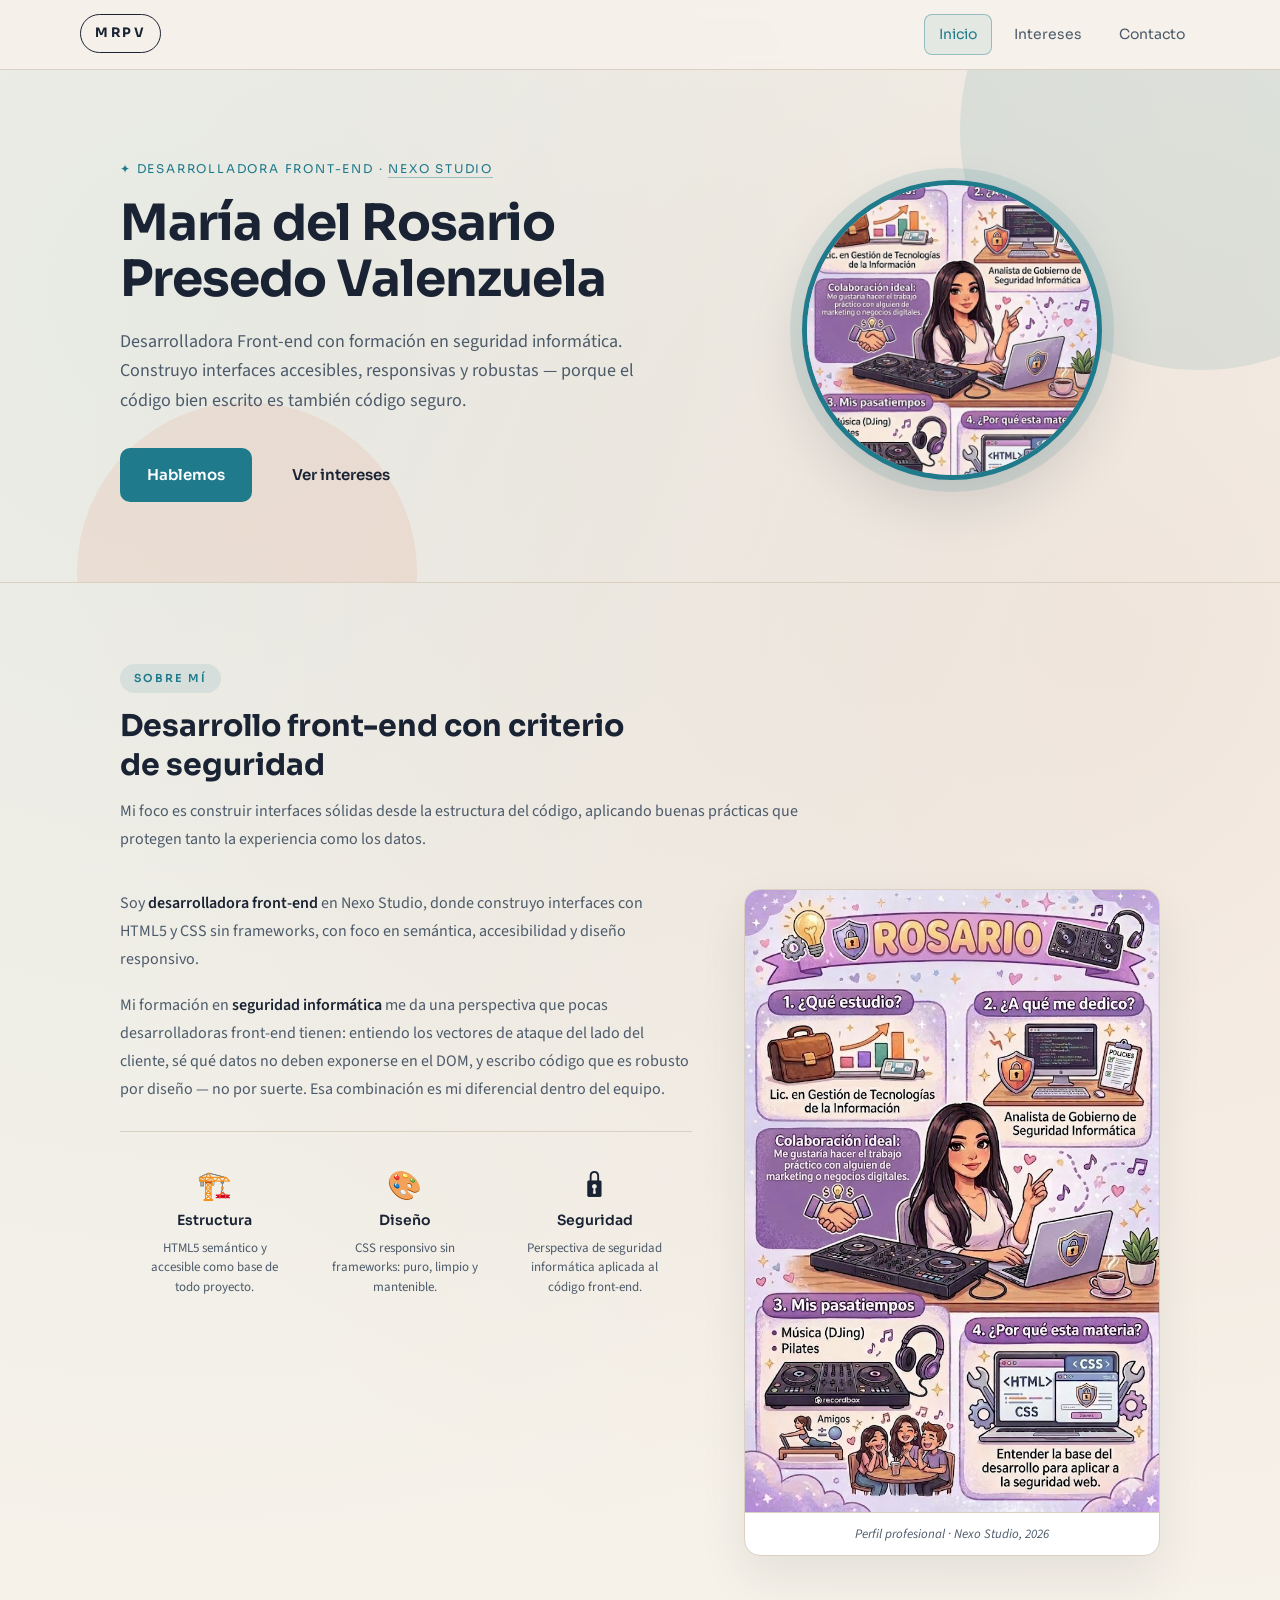
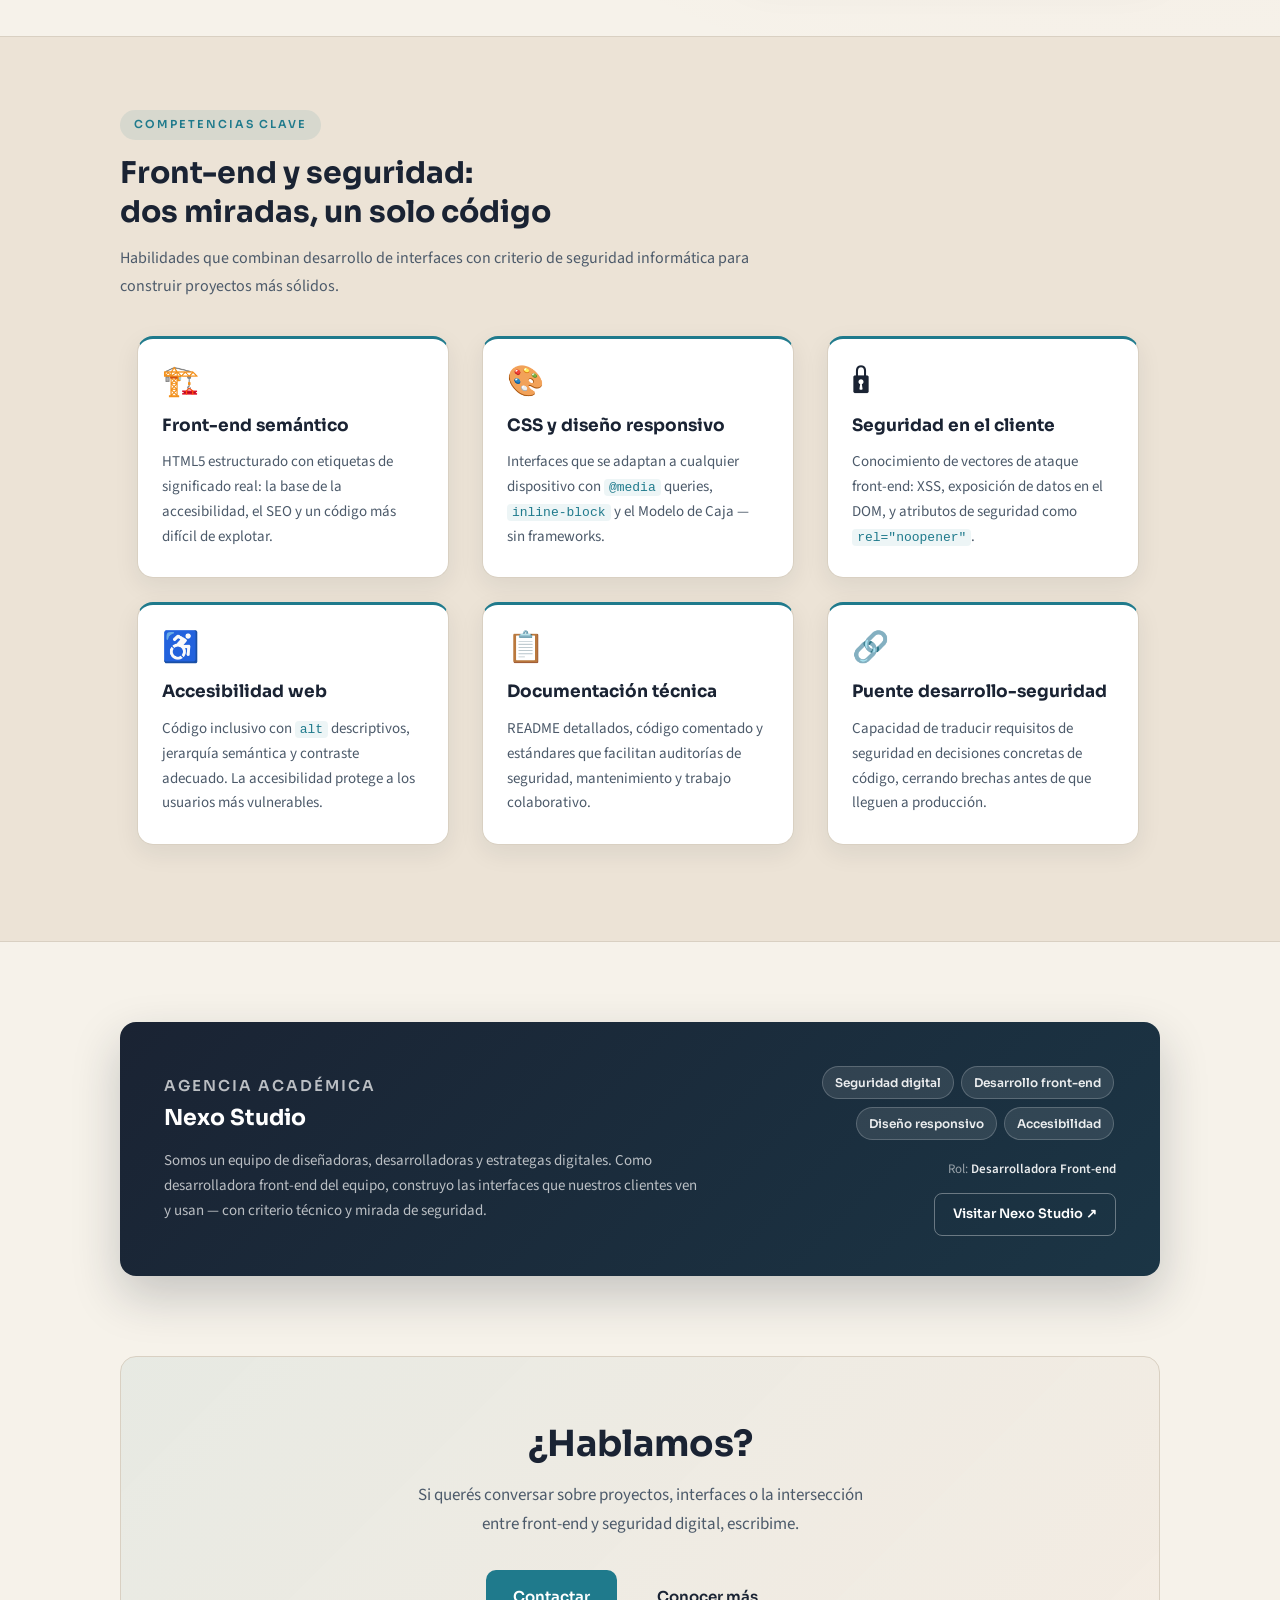
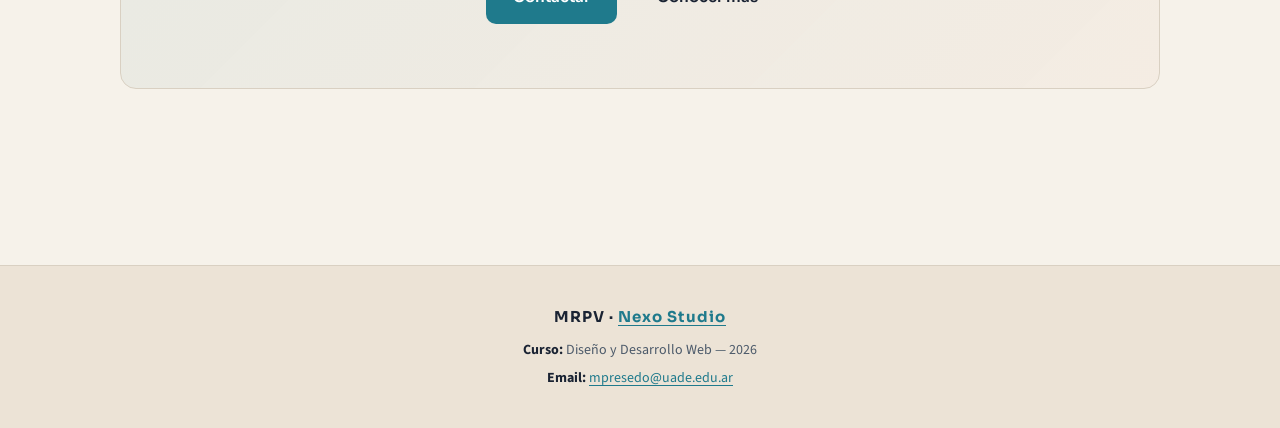
<file: index.html>
<!DOCTYPE html>
<html lang="es">
<head>
    <meta charset="UTF-8">
    <meta name="viewport" content="width=device-width, initial-scale=1.0">
    <meta name="description" content="Portfolio de María del Rosario Presedo Valenzuela, Desarrolladora Front-end con formación en seguridad informática. Miembro de Nexo Studio, UADE 2026.">
    <title>Inicio · María del Rosario Presedo</title>
    <link rel="preconnect" href="https://fonts.googleapis.com">
    <link href="https://fonts.googleapis.com/css2?family=Sora:wght@400;600;700&family=Source+Sans+3:ital,wght@0,400;0,500;0,600;1,400&display=swap" rel="stylesheet">
    <link rel="stylesheet" href="styles/styles.css">
</head>
<body>

    <header class="site-header">

        <nav class="site-nav">
            <div class="container nav-inner">
                <a class="nav-logo" href="index.html">MRPV</a>
                <ul class="nav-links" role="list">
                    <li><a class="activo" href="index.html">Inicio</a></li>
                    <li><a href="intereses.html">Intereses</a></li>
                    <li><a href="contacto.html">Contacto</a></li>
                </ul>
            </div>
        </nav>

        <section class="hero">
            <div class="container">
                <div class="hero-inner">

                    <div class="hero-text">
                        <p class="eyebrow">✦ Desarrolladora Front-end &middot; <a class="eyebrow-link" href="https://mrosariopresedo.github.io/nexo-studio/" target="_blank" rel="noopener noreferrer">Nexo Studio</a></p>
                        <h1>María del Rosario<br>Presedo Valenzuela</h1>
                        <p class="hero-lead">Desarrolladora Front-end con formación en seguridad informática. Construyo interfaces accesibles, responsivas y robustas — porque el código bien escrito es también código seguro.</p>
                        <div class="hero-actions">
                            <a class="btn-primary" href="contacto.html">Hablemos</a>
                            <a class="btn-ghost" href="intereses.html">Ver intereses</a>
                        </div>
                    </div>

                    <div class="hero-visual">
                        <figure class="avatar-frame">
                            <img
                                src="img/infografia.jpg"
                                alt="Infografía personal de María del Rosario Presedo Valenzuela, Desarrolladora Front-end y miembro de Nexo Studio">
                        </figure>
                    </div>

                </div>
            </div>
        </section>

    </header>

    <main>

        <!-- SOBRE MÍ -->
        <section class="section">
            <div class="container">
                <div class="section-head">
                    <span class="section-label">Sobre mí</span>
                    <h2>Desarrollo front-end con criterio<br>de seguridad</h2>
                    <p>Mi foco es construir interfaces sólidas desde la estructura del código, aplicando buenas prácticas que protegen tanto la experiencia como los datos.</p>
                </div>

                <article class="about-grid">
                    <div class="about-text">
                        <p>Soy <strong>desarrolladora front-end</strong> en Nexo Studio, donde construyo interfaces con HTML5 y CSS sin frameworks, con foco en semántica, accesibilidad y diseño responsivo.</p>
                        <p>Mi formación en <strong>seguridad informática</strong> me da una perspectiva que pocas desarrolladoras front-end tienen: entiendo los vectores de ataque del lado del cliente, sé qué datos no deben exponerse en el DOM, y escribo código que es robusto por diseño — no por suerte. Esa combinación es mi diferencial dentro del equipo.</p>

                        <div class="stats">
                            <div class="stat">
                                <span class="stat-icon">🏗️</span>
                                <strong class="stat-title">Estructura</strong>
                                <p>HTML5 semántico y accesible como base de todo proyecto.</p>
                            </div>
                            <div class="stat">
                                <span class="stat-icon">🎨</span>
                                <strong class="stat-title">Diseño</strong>
                                <p>CSS responsivo sin frameworks: puro, limpio y mantenible.</p>
                            </div>
                            <div class="stat">
                                <span class="stat-icon">🔒</span>
                                <strong class="stat-title">Seguridad</strong>
                                <p>Perspectiva de seguridad informática aplicada al código front-end.</p>
                            </div>
                        </div>
                    </div>

                    <figure class="about-media">
                        <img
                            src="img/infografia.jpg"
                            alt="Infografía con el perfil profesional y competencias clave de María del Rosario Presedo">
                        <figcaption>Perfil profesional · Nexo Studio, 2026</figcaption>
                    </figure>
                </article>
            </div>
        </section>

        <!-- COMPETENCIAS -->
        <section class="section alt-strip">
            <div class="container">
                <div class="section-head">
                    <span class="section-label">Competencias clave</span>
                    <h2>Front-end y seguridad:<br>dos miradas, un solo código</h2>
                    <p>Habilidades que combinan desarrollo de interfaces con criterio de seguridad informática para construir proyectos más sólidos.</p>
                </div>
                <div class="cards">
                    <article class="card">
                        <span class="card-icon">🏗️</span>
                        <h3>Front-end semántico</h3>
                        <p>HTML5 estructurado con etiquetas de significado real: la base de la accesibilidad, el SEO y un código más difícil de explotar.</p>
                    </article>
                    <article class="card">
                        <span class="card-icon">🎨</span>
                        <h3>CSS y diseño responsivo</h3>
                        <p>Interfaces que se adaptan a cualquier dispositivo con <code>@media</code> queries, <code>inline-block</code> y el Modelo de Caja — sin frameworks.</p>
                    </article>
                    <article class="card">
                        <span class="card-icon">🔒</span>
                        <h3>Seguridad en el cliente</h3>
                        <p>Conocimiento de vectores de ataque front-end: XSS, exposición de datos en el DOM, y atributos de seguridad como <code>rel="noopener"</code>.</p>
                    </article>
                    <article class="card">
                        <span class="card-icon">♿</span>
                        <h3>Accesibilidad web</h3>
                        <p>Código inclusivo con <code>alt</code> descriptivos, jerarquía semántica y contraste adecuado. La accesibilidad protege a los usuarios más vulnerables.</p>
                    </article>
                    <article class="card">
                        <span class="card-icon">📋</span>
                        <h3>Documentación técnica</h3>
                        <p>README detallados, código comentado y estándares que facilitan auditorías de seguridad, mantenimiento y trabajo colaborativo.</p>
                    </article>
                    <article class="card">
                        <span class="card-icon">🔗</span>
                        <h3>Puente desarrollo-seguridad</h3>
                        <p>Capacidad de traducir requisitos de seguridad en decisiones concretas de código, cerrando brechas antes de que lleguen a producción.</p>
                    </article>
                </div>
            </div>
        </section>

        <!-- NEXO STUDIO -->
        <aside class="section">
            <div class="container">
                <div class="nexo-card">
                    <div class="nexo-left">
                        <p class="nexo-label">Agencia académica</p>
                        <h4>Nexo Studio</h4>
                        <p>Somos un equipo de diseñadoras, desarrolladoras y estrategas digitales. Como desarrolladora front-end del equipo, construyo las interfaces que nuestros clientes ven y usan — con criterio técnico y mirada de seguridad.</p>
                    </div>
                    <div class="nexo-right">
                        <div class="nexo-tags">
                            <span class="tag">Seguridad digital</span>
                            <span class="tag">Desarrollo front-end</span>
                            <span class="tag">Diseño responsivo</span>
                            <span class="tag">Accesibilidad</span>
                        </div>
                        <p class="nexo-role">Rol: <strong>Desarrolladora Front-end</strong></p>
                        <a class="btn-nexo" href="https://mrosariopresedo.github.io/nexo-studio/" target="_blank" rel="noopener noreferrer">Visitar Nexo Studio ↗</a>
                    </div>
                </div>
            </div>
        </aside>

        <!-- CTA -->
        <section class="section">
            <div class="container">
                <div class="cta-box">
                    <h2>¿Hablamos?</h2>
                    <p>Si querés conversar sobre proyectos, interfaces o la intersección entre front-end y seguridad digital, escribime.</p>
                    <div class="hero-actions">
                        <a class="btn-primary" href="contacto.html">Contactar</a>
                        <a class="btn-ghost" href="intereses.html">Conocer más</a>
                    </div>
                </div>
            </div>
        </section>

    </main>

    <footer>
        <div class="container footer-inner">
            <p class="footer-brand">MRPV &middot; <a href="https://mrosariopresedo.github.io/nexo-studio/" target="_blank" rel="noopener noreferrer">Nexo Studio</a></p>
            <p><strong>Curso:</strong> Diseño y Desarrollo Web &mdash; 2026</p>
            <p><strong>Email:</strong> <a href="mailto:mpresedo@uade.edu.ar">mpresedo@uade.edu.ar</a></p>
        </div>
    </footer>

</body>
</html>
</file>
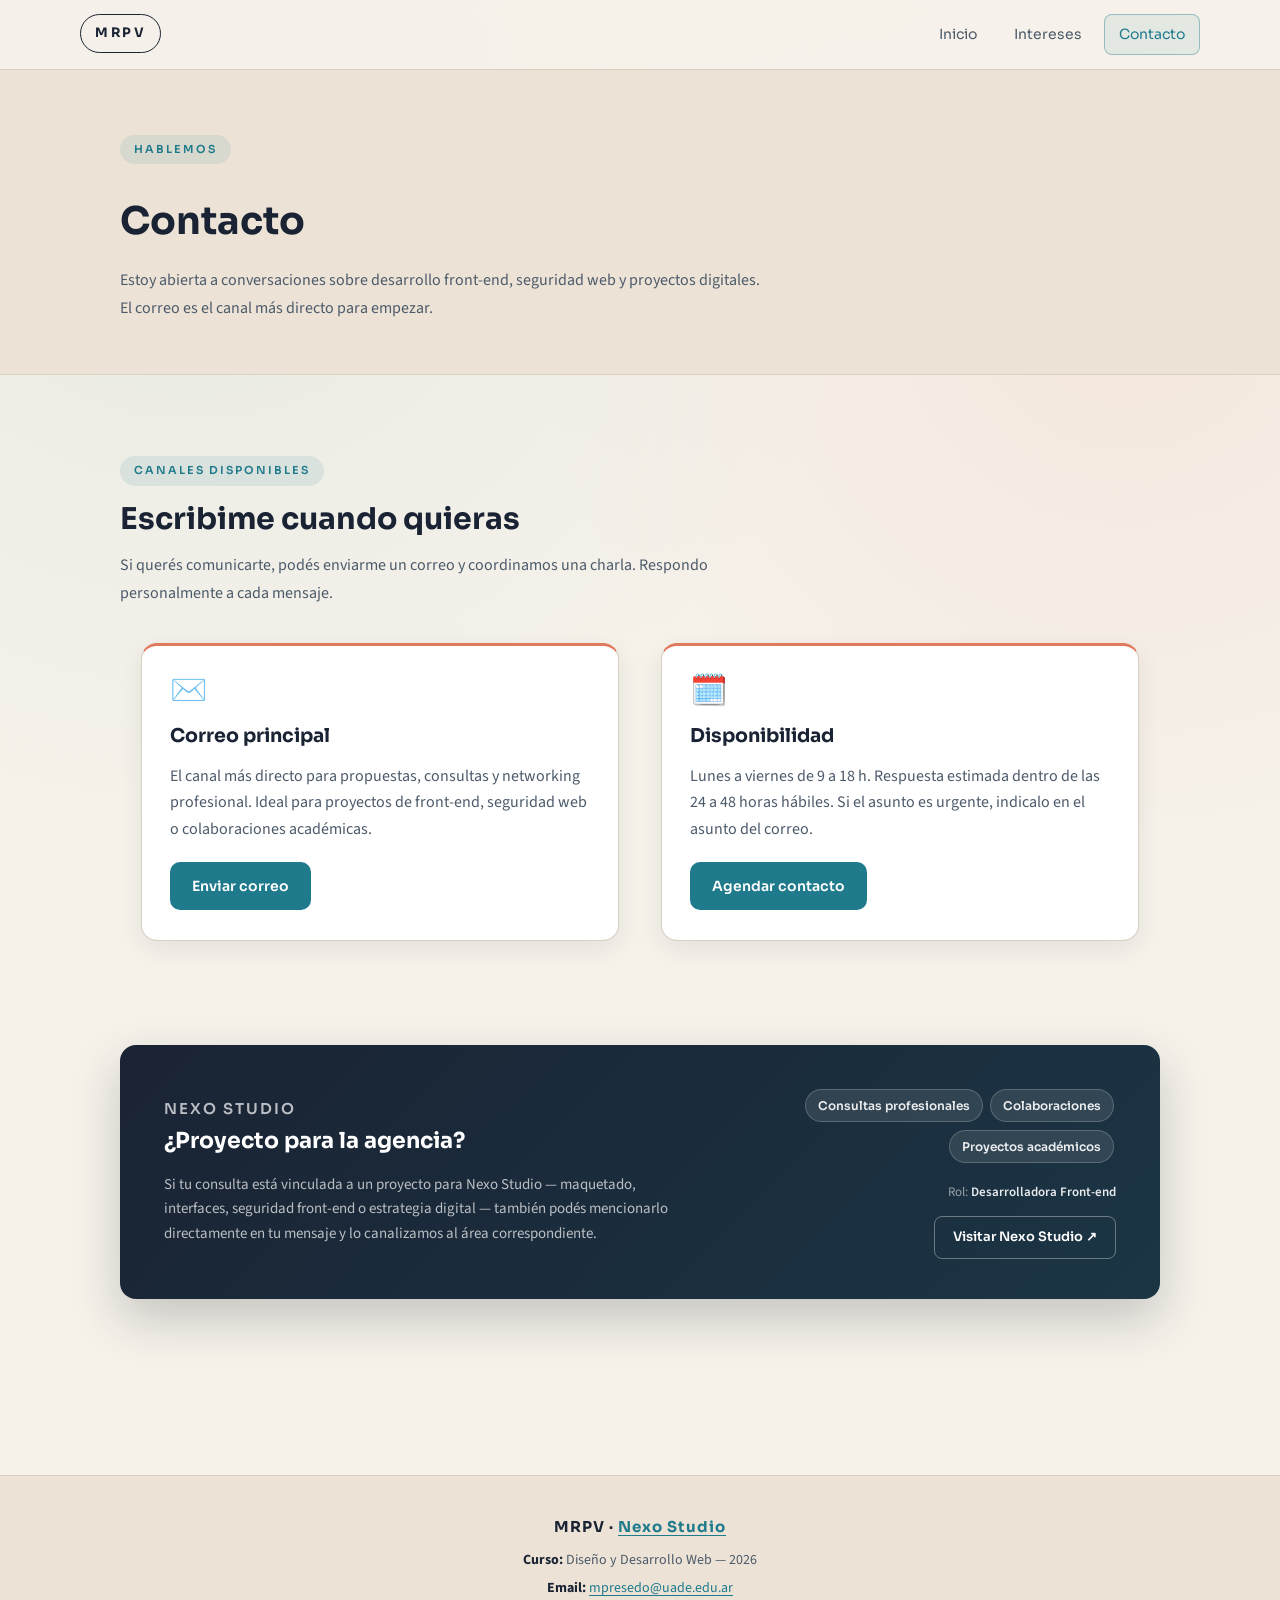
<file: contacto.html>
<!DOCTYPE html>
<html lang="es">
<head>
    <meta charset="UTF-8">
    <meta name="viewport" content="width=device-width, initial-scale=1.0">
    <meta name="description" content="Contacto de María del Rosario Presedo Valenzuela. Disponible para consultas sobre desarrollo front-end, seguridad web y colaboraciones académicas o profesionales.">
    <title>Contacto · María del Rosario Presedo</title>
    <link rel="preconnect" href="https://fonts.googleapis.com">
    <link href="https://fonts.googleapis.com/css2?family=Sora:wght@400;600;700&family=Source+Sans+3:ital,wght@0,400;0,500;0,600;1,400&display=swap" rel="stylesheet">
    <link rel="stylesheet" href="styles/styles.css">
</head>
<body>

    <header class="site-header">

        <nav class="site-nav">
            <div class="container nav-inner">
                <a class="nav-logo" href="index.html">MRPV</a>
                <ul class="nav-links" role="list">
                    <li><a href="index.html">Inicio</a></li>
                    <li><a href="intereses.html">Intereses</a></li>
                    <li><a class="activo" href="contacto.html">Contacto</a></li>
                </ul>
            </div>
        </nav>

        <section class="page-header">
            <div class="container">
                <span class="section-label">Hablemos</span>
                <h1>Contacto</h1>
                <p>Estoy abierta a conversaciones sobre desarrollo front-end, seguridad web y proyectos digitales. El correo es el canal más directo para empezar.</p>
            </div>
        </section>

    </header>

    <main>

        <section class="section">
            <div class="container">
                <div class="section-head">
                    <span class="section-label">Canales disponibles</span>
                    <h2>Escribime cuando quieras</h2>
                    <p>Si querés comunicarte, podés enviarme un correo y coordinamos una charla. Respondo personalmente a cada mensaje.</p>
                </div>

                <div class="contact-grid">

                    <article class="contact-card">
                        <span class="card-icon">✉️</span>
                        <h3>Correo principal</h3>
                        <p>El canal más directo para propuestas, consultas y networking profesional. Ideal para proyectos de front-end, seguridad web o colaboraciones académicas.</p>
                        <a href="mailto:mpresedo@uade.edu.ar" aria-label="Enviar correo a mpresedo@uade.edu.ar">Enviar correo</a>
                    </article>

                    <article class="contact-card">
                        <span class="card-icon">🗓️</span>
                        <h3>Disponibilidad</h3>
                        <p>Lunes a viernes de 9 a 18 h. Respuesta estimada dentro de las 24 a 48 horas hábiles. Si el asunto es urgente, indicalo en el asunto del correo.</p>
                        <a href="mailto:mpresedo@uade.edu.ar" aria-label="Agendar contacto por correo a mpresedo@uade.edu.ar">Agendar contacto</a>
                    </article>

                </div>
            </div>
        </section>

        <aside class="section">
            <div class="container">
                <div class="nexo-card">
                    <div class="nexo-left">
                        <p class="nexo-label">Nexo Studio</p>
                        <h4>¿Proyecto para la agencia?</h4>
                        <p>Si tu consulta está vinculada a un proyecto para Nexo Studio — maquetado, interfaces, seguridad front-end o estrategia digital — también podés mencionarlo directamente en tu mensaje y lo canalizamos al área correspondiente.</p>
                    </div>
                    <div class="nexo-right">
                        <div class="nexo-tags">
                            <span class="tag">Consultas profesionales</span>
                            <span class="tag">Colaboraciones</span>
                            <span class="tag">Proyectos académicos</span>
                        </div>
                        <p class="nexo-role">Rol: <strong>Desarrolladora Front-end</strong></p>
                        <a class="btn-nexo" href="https://mrosariopresedo.github.io/nexo-studio/" target="_blank" rel="noopener noreferrer">Visitar Nexo Studio ↗</a>
                    </div>
                </div>
            </div>
        </aside>

    </main>

    <footer>
        <div class="container footer-inner">
            <p class="footer-brand">MRPV &middot; <a href="https://mrosariopresedo.github.io/nexo-studio/" target="_blank" rel="noopener noreferrer">Nexo Studio</a></p>
            <p><strong>Curso:</strong> Diseño y Desarrollo Web &mdash; 2026</p>
            <p><strong>Email:</strong> <a href="mailto:mpresedo@uade.edu.ar">mpresedo@uade.edu.ar</a></p>
        </div>
    </footer>

</body>
</html>
</file>
<file: styles/styles.css>
/* ================================================================
   PORTFOLIO — María del Rosario Presedo Valenzuela
   Desarrolladora Front-end · Nexo Studio · 2026

   PALETA:
     Teal / Petróleo  #1f7a8c  → confianza, tecnología, profesionalismo
     Terracota         #e07a5f  → calidez, creatividad, humanidad
     Crema             #f6f2ea  → fondo cálido, evita el frío del blanco puro
     Azul marino       #1a2333  → texto principal, autoridad, legibilidad
   ================================================================ */

/* ================================================================
   RESET Y BASE
   ================================================================ */
* {
    margin: 0;
    padding: 0;
    box-sizing: border-box;
}

:root {
    --bg:        #f6f2ea;
    --bg-alt:    #ece3d6;
    --card:      #ffffff;
    --ink:       #1a2333;
    --ink-soft:  #4c5a6a;
    --accent:    #1f7a8c;
    --accent-2:  #e07a5f;
    --border:    #d9d0c2;
    --shadow:    rgba(26, 35, 51, 0.08);
    --radius:    16px;
    --max-w:     1120px;
}

body {
    font-family: 'Source Sans 3', 'Segoe UI', sans-serif;
    background-color: var(--bg);
    color: var(--ink);
    font-size: 16px;
    line-height: 1.75;
    background-image:
        radial-gradient(circle at 15% 8%,  rgba(31, 122, 140, 0.07), transparent 38%),
        radial-gradient(circle at 88% 18%, rgba(224, 122, 95, 0.09),  transparent 34%);
}

img {
    max-width: 100%;
    height: auto;
    display: block;
}

a {
    color: inherit;
    text-decoration: none;
}

code {
    font-family: 'Courier New', monospace;
    font-size: 13px;
    background-color: rgba(31, 122, 140, 0.08);
    color: var(--accent);
    padding: 1px 5px;
    border-radius: 4px;
}

/* ================================================================
   LAYOUT
   ================================================================ */
.container {
    max-width: var(--max-w);
    margin: 0 auto;
    padding: 0 40px;
}

/* ================================================================
   NAVEGACIÓN — position: sticky
   ================================================================ */
.site-nav {
    position: sticky;
    top: 0;
    z-index: 100;
    background-color: rgba(246, 242, 234, 0.95);
    border-bottom: 1px solid var(--border);
    -webkit-backdrop-filter: blur(8px);
    backdrop-filter: blur(8px);
}

/* ================================================================
   ACCESIBILIDAD — foco visible para navegación por teclado
   ================================================================ */
a:focus-visible,
button:focus-visible {
    outline: 3px solid var(--accent);
    outline-offset: 3px;
    border-radius: 4px;
}

.nav-inner {
    padding: 14px 0;
}

.nav-inner::after {
    content: '';
    display: block;
    clear: both;
}

.nav-logo {
    float: left;
    font-family: 'Sora', sans-serif;
    font-weight: 700;
    font-size: 13px;
    letter-spacing: 2.5px;
    text-transform: uppercase;
    color: var(--ink);
    border: 1.5px solid var(--ink);
    padding: 7px 14px;
    border-radius: 999px;
    transition: background-color 0.2s, color 0.2s;
}

.nav-logo:hover {
    background-color: var(--ink);
    color: var(--bg);
}

.nav-links {
    float: right;
    list-style: none;
}

.nav-links li {
    display: inline-block;
    margin-left: 4px;
}

.nav-links a {
    display: inline-block;
    font-family: 'Sora', sans-serif;
    font-size: 14px;
    color: var(--ink-soft);
    padding: 7px 14px;
    border-radius: 8px;
    border: 1px solid transparent;
    transition: background-color 0.2s, color 0.2s, border-color 0.2s;
}

.nav-links a:hover {
    color: var(--ink);
    background-color: var(--bg-alt);
    border-color: var(--border);
}

.nav-links a.activo {
    color: var(--accent);
    border-color: rgba(31, 122, 140, 0.4);
    background-color: rgba(31, 122, 140, 0.08);
}

/* ================================================================
   HERO — 2 columnas con inline-block
   ================================================================ */
.hero {
    position: relative;
    padding: 88px 0 80px;
    border-bottom: 1px solid var(--border);
    overflow: hidden;
}

.hero::before {
    content: '';
    position: absolute;
    width: 480px;
    height: 480px;
    border-radius: 50%;
    background: rgba(31, 122, 140, 0.10);
    top: -180px;
    right: -160px;
}

.hero::after {
    content: '';
    position: absolute;
    width: 340px;
    height: 340px;
    border-radius: 50%;
    background: rgba(224, 122, 95, 0.12);
    bottom: -160px;
    left: 6%;
}

.hero-inner {
    font-size: 0;
    position: relative;
    z-index: 1;
}

.hero-text {
    display: inline-block;
    width: 56%;
    vertical-align: middle;
    font-size: 1rem;
}

.hero-visual {
    display: inline-block;
    width: 40%;
    margin-left: 4%;
    vertical-align: middle;
    font-size: 1rem;
    text-align: center;
}

.avatar-frame {
    width: 300px;
    height: 300px;
    border-radius: 50%;
    overflow: hidden;
    margin: 0 auto;
    border: 5px solid var(--accent);
    box-shadow:
        0 0 0 12px rgba(31, 122, 140, 0.12),
        0 24px 56px rgba(26, 35, 51, 0.14);
    background-color: var(--bg-alt);
}

.avatar-frame img {
    width: 100%;
    height: 100%;
    object-fit: cover;
}

.eyebrow {
    font-family: 'Sora', sans-serif;
    font-size: 12px;
    letter-spacing: 1.8px;
    text-transform: uppercase;
    color: var(--accent);
    margin-bottom: 16px;
}

.eyebrow-link {
    color: inherit;
    border-bottom: 1px solid rgba(31, 122, 140, 0.4);
    padding-bottom: 1px;
    transition: border-color 0.2s;
}

.eyebrow-link:hover {
    border-color: var(--accent);
}

.hero h1 {
    font-family: 'Sora', sans-serif;
    font-size: 50px;
    line-height: 1.12;
    letter-spacing: -1px;
    margin-bottom: 20px;
}

.hero-lead {
    color: var(--ink-soft);
    font-size: 18px;
    max-width: 520px;
    margin-bottom: 32px;
    line-height: 1.65;
}

.hero-actions a {
    display: inline-block;
    font-family: 'Sora', sans-serif;
    font-weight: 600;
    font-size: 15px;
    padding: 13px 26px;
    border-radius: 10px;
    margin-right: 10px;
    border: 1.5px solid transparent;
    transition: background-color 0.2s, color 0.2s, border-color 0.2s;
}

.btn-primary {
    background-color: var(--accent);
    color: #ffffff;
}

.btn-primary:hover {
    background-color: #155f6e;
}

.btn-ghost {
    background-color: transparent;
    color: var(--ink);
    border-color: var(--ink);
}

.btn-ghost:hover {
    background-color: var(--ink);
    color: var(--bg);
}

/* ================================================================
   PAGE HEADER (páginas internas)
   ================================================================ */
.page-header {
    padding: 64px 0 52px;
    background-color: var(--bg-alt);
    border-bottom: 1px solid var(--border);
}

.page-header h1 {
    font-family: 'Sora', sans-serif;
    font-size: 38px;
    margin: 10px 0 12px;
}

.page-header p {
    color: var(--ink-soft);
    max-width: 640px;
}

/* ================================================================
   SECCIONES
   ================================================================ */
main {
    padding: 80px 0 96px;
}

.section {
    margin-bottom: 80px;
}

.alt-strip {
    background-color: var(--bg-alt);
    border-top: 1px solid var(--border);
    border-bottom: 1px solid var(--border);
    padding: 72px 0;
    margin-bottom: 80px;
}

.section-head {
    margin-bottom: 36px;
}

.section-label {
    display: inline-block;
    font-family: 'Sora', sans-serif;
    font-size: 11px;
    font-weight: 600;
    letter-spacing: 2px;
    text-transform: uppercase;
    color: var(--accent);
    background-color: rgba(31, 122, 140, 0.10);
    padding: 5px 14px;
    border-radius: 999px;
    margin-bottom: 14px;
}

.section h2 {
    font-family: 'Sora', sans-serif;
    font-size: 30px;
    line-height: 1.3;
    margin-bottom: 12px;
}

.section-head > p {
    color: var(--ink-soft);
    max-width: 680px;
}

h4 { font-family: 'Sora', sans-serif; font-size: 20px; margin-bottom: 8px; }
h5 { font-family: 'Sora', sans-serif; font-size: 16px; margin-bottom: 6px; }
h6 { font-family: 'Sora', sans-serif; font-size: 13px; letter-spacing: 0.5px; text-transform: uppercase; margin-bottom: 6px; }

/* ================================================================
   SOBRE MÍ — 2 columnas texto + imagen
   ================================================================ */
.about-grid {
    font-size: 0;
}

.about-text {
    display: inline-block;
    width: 55%;
    vertical-align: top;
    font-size: 1rem;
}

.about-text p {
    margin-bottom: 18px;
    color: var(--ink-soft);
    line-height: 1.75;
}

.about-text strong {
    color: var(--ink);
    font-weight: 600;
}

.about-media {
    display: inline-block;
    width: 40%;
    margin-left: 5%;
    vertical-align: top;
    border-radius: var(--radius);
    overflow: hidden;
    box-shadow: 0 20px 48px var(--shadow);
    border: 1px solid var(--border);
    background-color: var(--card);
}

.about-media figcaption {
    padding: 10px 18px;
    font-size: 13px;
    color: var(--ink-soft);
    text-align: center;
    border-top: 1px solid var(--border);
    font-style: italic;
}

/* ================================================================
   STATS
   ================================================================ */
.stats {
    font-size: 0;
    margin-top: 28px;
    padding-top: 24px;
    border-top: 1px solid var(--border);
}

.stat {
    display: inline-block;
    width: 30%;
    margin: 0 1.6%;
    vertical-align: top;
    font-size: 1rem;
    text-align: center;
    padding: 16px 10px;
}

.stat-icon {
    display: block;
    font-size: 28px;
    margin-bottom: 8px;
    line-height: 1;
}

.stat-title {
    display: block;
    font-family: 'Sora', sans-serif;
    font-size: 14px;
    color: var(--ink);
    font-weight: 600;
    margin-bottom: 6px;
}

.stat p {
    color: var(--ink-soft);
    font-size: 13px;
    line-height: 1.5;
}

/* ================================================================
   TARJETAS DE COMPETENCIAS
   Ley de Semejanza: todas idénticas → el ojo las agrupa como sistema.
   min-height fijo: todas las tarjetas de cada fila tienen el mismo
   alto sin necesidad de JavaScript ni Flexbox.
   ================================================================ */
.cards {
    font-size: 0;
}

.card {
    display: inline-block;
    width: 30%;
    margin: 0 1.6% 24px;
    vertical-align: top;
    font-size: 1rem;
    background-color: var(--card);
    border: 1px solid var(--border);
    border-top: 3px solid var(--accent);
    border-radius: var(--radius);
    padding: 28px 24px;
    box-shadow: 0 8px 24px var(--shadow);
    transition: border-top-color 0.2s, box-shadow 0.2s, transform 0.2s;
    min-height: 230px;
}

.card:hover {
    border-top-color: var(--accent-2);
    box-shadow: 0 16px 40px rgba(26, 35, 51, 0.13);
    transform: translateY(-3px);
}

.card-icon {
    display: block;
    font-size: 30px;
    margin-bottom: 14px;
    line-height: 1;
}

.card h3 {
    font-family: 'Sora', sans-serif;
    font-size: 17px;
    margin-bottom: 10px;
}

.card p {
    color: var(--ink-soft);
    font-size: 15px;
    line-height: 1.65;
}

/* ================================================================
   NEXO STUDIO CARD — dark card 2 columnas
   ================================================================ */
.nexo-card {
    background: linear-gradient(135deg, #1a2333 0%, #1b3545 100%);
    border-radius: var(--radius);
    padding: 40px 44px;
    font-size: 0;
    box-shadow: 0 20px 48px rgba(26, 35, 51, 0.22);
}

.nexo-left {
    display: inline-block;
    width: 56%;
    vertical-align: middle;
    font-size: 1rem;
}

.nexo-right {
    display: inline-block;
    width: 40%;
    margin-left: 4%;
    vertical-align: middle;
    font-size: 1rem;
    text-align: right;
}

.nexo-label {
    font-family: 'Sora', sans-serif;
    font-size: 11px;
    font-weight: 600;
    letter-spacing: 2px;
    text-transform: uppercase;
    color: var(--accent-2);
    margin-bottom: 10px;
}

.nexo-card h4 {
    color: #ffffff;
    font-size: 22px;
    margin-bottom: 12px;
}

.nexo-left p {
    color: rgba(255, 255, 255, 0.70);
    font-size: 15px;
    line-height: 1.65;
    margin-bottom: 0;
}

.nexo-tags {
    margin-bottom: 14px;
}

.tag {
    display: inline-block;
    font-family: 'Sora', sans-serif;
    font-size: 12px;
    font-weight: 600;
    background-color: rgba(255, 255, 255, 0.10);
    border: 1px solid rgba(255, 255, 255, 0.20);
    color: rgba(255, 255, 255, 0.90);
    padding: 5px 12px;
    border-radius: 999px;
    margin: 4px 2px;
    transition: background-color 0.2s;
}

.tag:hover {
    background-color: rgba(255, 255, 255, 0.18);
}

.nexo-role {
    color: rgba(255, 255, 255, 0.55);
    font-size: 13px;
    margin-bottom: 0;
}

.nexo-role strong {
    color: rgba(255, 255, 255, 0.90);
    font-weight: 600;
}

.btn-nexo {
    display: inline-block;
    font-family: 'Sora', sans-serif;
    font-size: 13px;
    font-weight: 600;
    color: #ffffff;
    border: 1.5px solid rgba(255, 255, 255, 0.35);
    padding: 9px 18px;
    border-radius: 8px;
    margin-top: 12px;
    transition: background-color 0.2s, border-color 0.2s;
}

.btn-nexo:hover {
    background-color: rgba(255, 255, 255, 0.12);
    border-color: rgba(255, 255, 255, 0.65);
}

/* ================================================================
   CTA BOX
   ================================================================ */
.cta-box {
    background: linear-gradient(135deg, rgba(31, 122, 140, 0.07), rgba(224, 122, 95, 0.05));
    border: 1px solid var(--border);
    border-radius: var(--radius);
    padding: 64px 56px;
    text-align: center;
}

.cta-box h2 {
    font-family: 'Sora', sans-serif;
    font-size: 36px;
    margin-bottom: 14px;
}

.cta-box p {
    color: var(--ink-soft);
    font-size: 17px;
    max-width: 480px;
    margin: 0 auto 32px;
    line-height: 1.65;
}

/* ================================================================
   TARJETAS DE INTERESES — con imagen en cabecera
   ================================================================ */
.interest-grid {
    font-size: 0;
}

.interest-card {
    display: inline-block;
    width: 46%;
    margin: 0 2% 28px;
    vertical-align: top;
    font-size: 1rem;
    background-color: var(--card);
    border: 1px solid var(--border);
    border-radius: var(--radius);
    box-shadow: 0 10px 28px var(--shadow);
    overflow: hidden;
    transition: box-shadow 0.25s, transform 0.25s;
    /* Alto fijo total = imagen (200px) + cuerpo generoso (240px).
       Técnica clásica sin flexbox: todas las tarjetas respetan
       este mínimo y el contenido nunca lo excede con el texto actual. */
    min-height: 440px;
}

.interest-card:hover {
    box-shadow: 0 20px 48px rgba(26, 35, 51, 0.14);
    transform: translateY(-4px);
}

.interest-img {
    margin: 0;
    overflow: hidden;
    height: 200px;
}

.interest-img img {
    width: 100%;
    height: 100%;
    object-fit: cover;
    transition: transform 0.4s ease;
}

.interest-card:hover .interest-img img {
    transform: scale(1.05);
}

.interest-body {
    padding: 26px 26px 28px;
    min-height: 220px;
}

.interest-icon {
    display: block;
    font-size: 26px;
    margin-bottom: 10px;
    line-height: 1;
}

.interest-card h3 {
    font-family: 'Sora', sans-serif;
    font-size: 18px;
    margin-bottom: 10px;
}

.interest-card p {
    color: var(--ink-soft);
    font-size: 15px;
    line-height: 1.65;
}

/* ================================================================
   TARJETAS DE CONTACTO
   ================================================================ */
.contact-grid {
    font-size: 0;
}

.contact-card {
    display: inline-block;
    width: 46%;
    margin: 0 2% 24px;
    vertical-align: top;
    font-size: 1rem;
    background-color: var(--card);
    border: 1px solid var(--border);
    border-top: 3px solid var(--accent-2);
    border-radius: var(--radius);
    padding: 30px 28px;
    box-shadow: 0 8px 24px var(--shadow);
    transition: transform 0.2s, box-shadow 0.2s;
}

.contact-card:hover {
    transform: translateY(-3px);
    box-shadow: 0 16px 40px rgba(26, 35, 51, 0.13);
}

.contact-card h3 {
    font-family: 'Sora', sans-serif;
    font-size: 19px;
    margin-bottom: 10px;
}

.contact-card p {
    color: var(--ink-soft);
    margin-bottom: 20px;
    line-height: 1.65;
}

.contact-card a {
    display: inline-block;
    font-family: 'Sora', sans-serif;
    font-weight: 600;
    font-size: 14px;
    padding: 12px 22px;
    border-radius: 10px;
    background-color: var(--accent);
    color: #ffffff;
    transition: background-color 0.2s;
}

.contact-card a:hover {
    background-color: #155f6e;
}

/* ================================================================
   FOOTER
   ================================================================ */
footer {
    background-color: var(--bg-alt);
    border-top: 1px solid var(--border);
    padding: 36px 0;
}

.footer-inner {
    text-align: center;
    color: var(--ink-soft);
    font-size: 14px;
    line-height: 2;
}

.footer-brand {
    font-family: 'Sora', sans-serif;
    font-size: 15px;
    font-weight: 700;
    letter-spacing: 1px;
    color: var(--ink);
    margin-bottom: 4px;
}

.footer-inner strong {
    color: var(--ink);
}

.footer-inner a {
    color: var(--accent);
    text-decoration: underline;
    text-underline-offset: 3px;
}

.footer-inner a:hover {
    color: #155f6e;
}

/* ================================================================
   MEDIA QUERIES — 900px
   ================================================================ */
@media (max-width: 900px) {

    .hero-text {
        display: block;
        width: 100%;
        margin-bottom: 40px;
    }

    .hero-visual {
        display: block;
        width: 100%;
        margin-left: 0;
    }

    .avatar-frame {
        width: 220px;
        height: 220px;
    }

    .hero h1 {
        font-size: 38px;
    }

    .about-text {
        display: block;
        width: 100%;
        margin-bottom: 28px;
    }

    .about-media {
        display: block;
        width: 100%;
        margin-left: 0;
    }

    .card {
        width: 46%;
        margin: 0 2% 22px;
    }

    .stat {
        width: 46%;
        margin: 0 2% 16px;
    }

    .nexo-left {
        display: block;
        width: 100%;
        margin-bottom: 24px;
    }

    .nexo-right {
        display: block;
        width: 100%;
        margin-left: 0;
        text-align: left;
    }

    .section h2 {
        font-size: 26px;
    }

    .cta-box {
        padding: 48px 32px;
    }

    .cta-box h2 {
        font-size: 28px;
    }
}

/* ================================================================
   MEDIA QUERIES — 600px (móvil)
   ================================================================ */
@media (max-width: 600px) {

    .container {
        padding: 0 20px;
    }

    .nav-logo {
        float: none;
        display: block;
        text-align: center;
        margin-bottom: 10px;
    }

    .nav-links {
        float: none;
        text-align: center;
    }

    .nav-links li {
        margin: 0 2px;
    }

    .hero {
        padding: 60px 0 56px;
    }

    .hero h1 {
        font-size: 30px;
    }

    .hero-lead {
        font-size: 16px;
    }

    .hero-actions a {
        display: block;
        margin-right: 0;
        margin-bottom: 10px;
        text-align: center;
    }

    .avatar-frame {
        width: 180px;
        height: 180px;
    }

    .page-header h1 {
        font-size: 28px;
    }

    .card,
    .interest-card,
    .contact-card,
    .stat {
        width: 100%;
        margin: 0 0 18px;
    }

    .nexo-card {
        padding: 28px 24px;
    }

    .cta-box {
        padding: 36px 20px;
    }

    .cta-box h2 {
        font-size: 24px;
    }

    main {
        padding: 56px 0 72px;
    }

    .section {
        margin-bottom: 56px;
    }

    .section h2 {
        font-size: 22px;
    }
}
</file>
